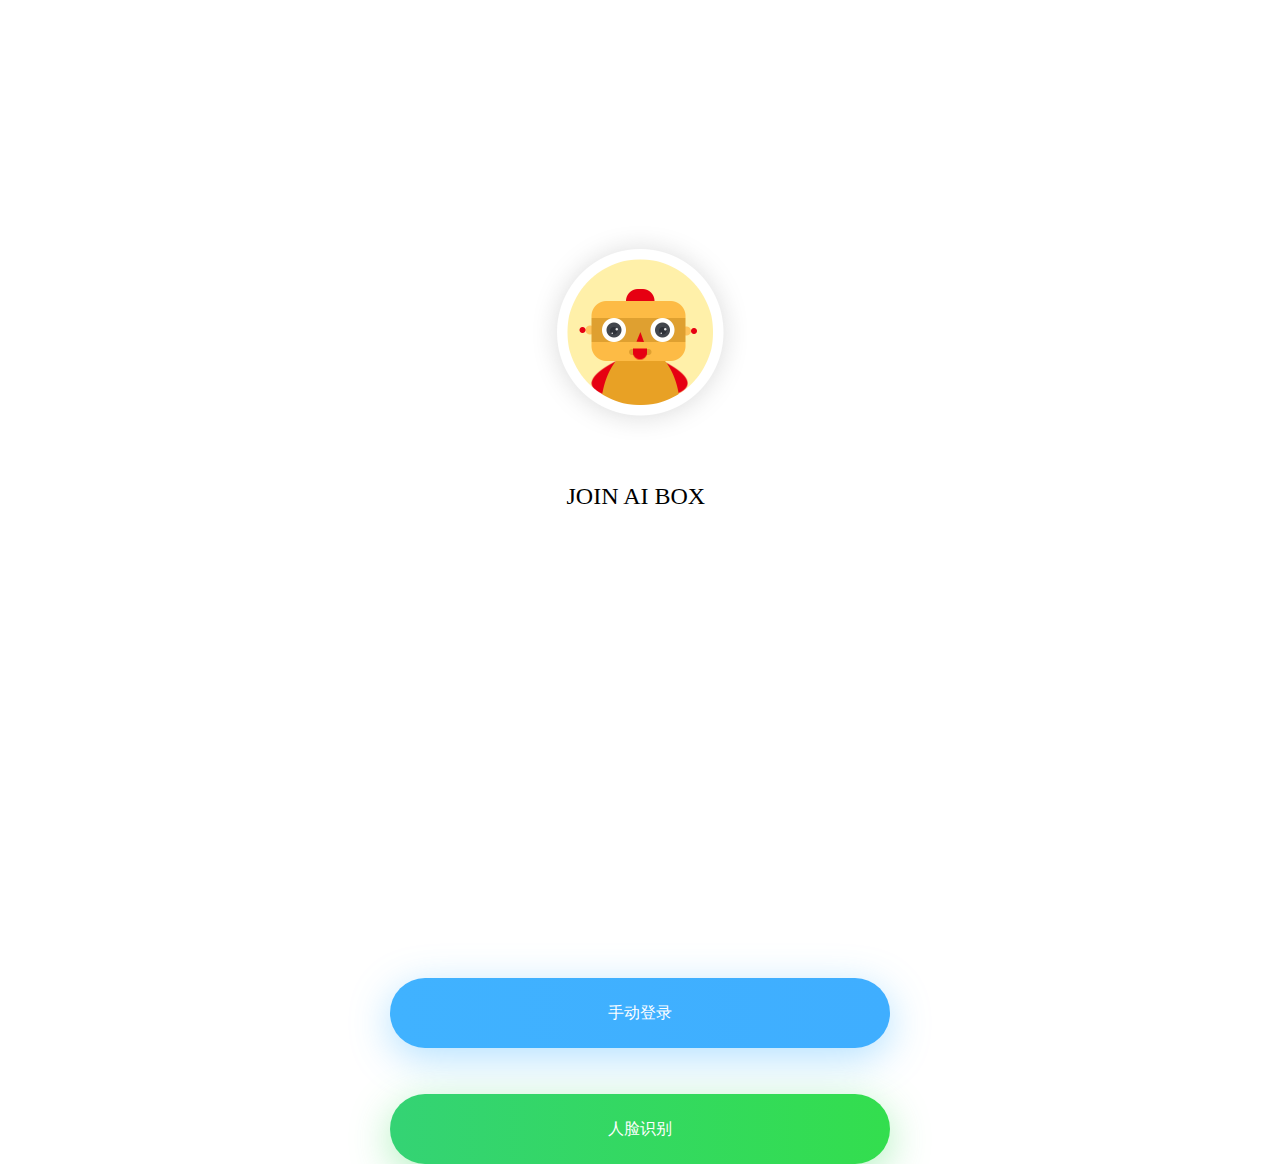
<file: index.html>
<!doctype html>
<html lang="en">
<head>
    <meta charset="UTF-8">
    <meta name="viewport"
          content="width=device-width, user-scalable=no, initial-scale=1.0, maximum-scale=1.0, minimum-scale=1.0">
    <meta http-equiv="X-UA-Compatible" content="ie=edge">
    <meta name="viewport" content="width=device-width">
    <title>Document</title>
    <link rel="stylesheet" href="css/index.css">
    <script src="js/rem.js"></script>
</head>
<body>
<!--图标-->
<img src="img/logo.png" alt="" class="logo">
<!--用户名-->
<span>JOIN AI BOX</span>
<!--手动登录-->
<button class="login">手动登录</button>
<!-人脸识别--->
<button class="face">人脸识别</button>
</body>
</html>
</file>
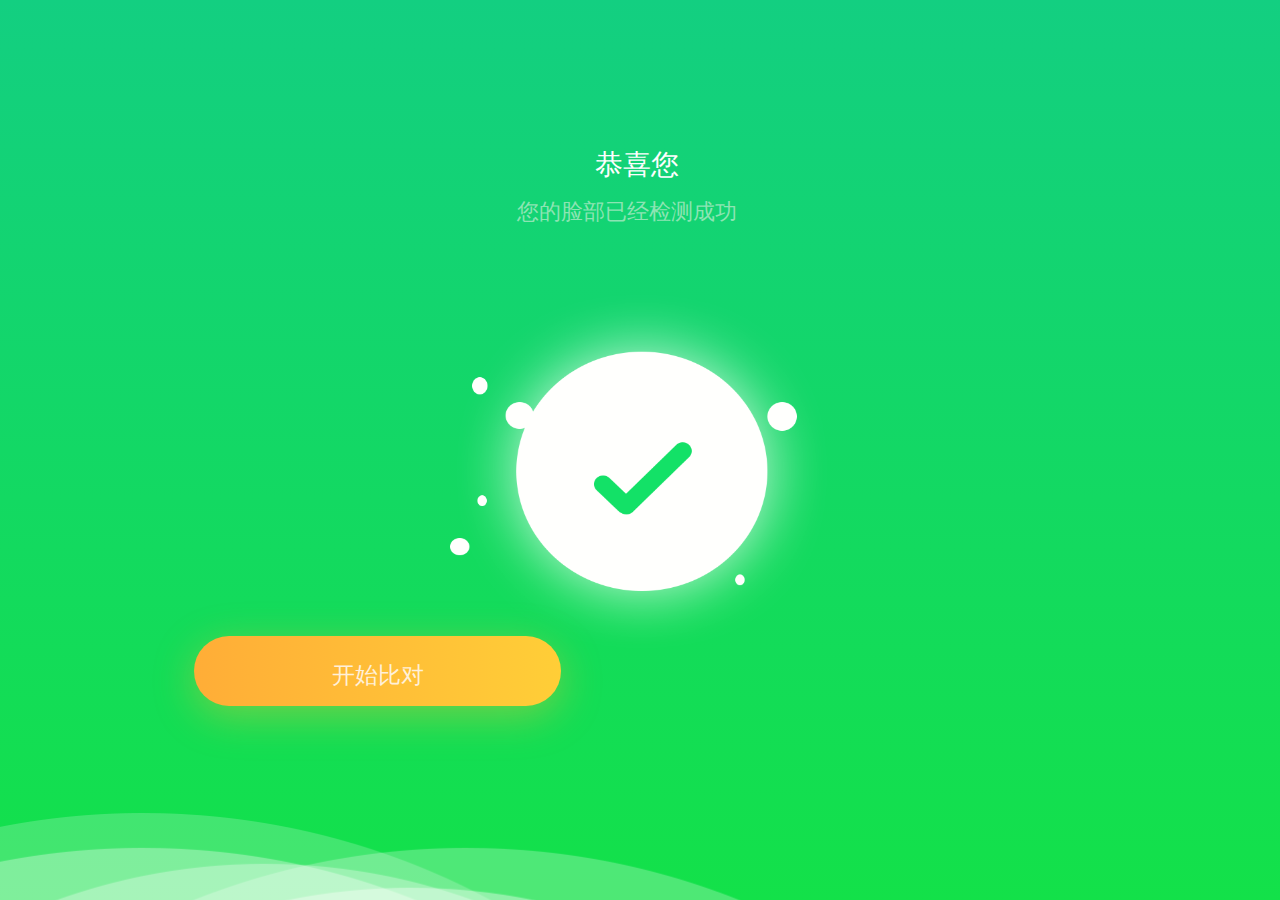
<file: congratulations.html>
<!doctype html>
<html lang="en">
<head>
    <meta charset="UTF-8">
    <meta name="viewport"
          content="width=device-width, user-scalable=no, initial-scale=1.0, maximum-scale=1.0, minimum-scale=1.0">
    <meta http-equiv="X-UA-Compatible" content="ie=edge">
    <meta name="viewport" content="width=device-width">
    <title>Document</title>
    <link rel="stylesheet" href="css/congratulations.css">
    <script src="js/rem.js"></script>
</head>
<body>
<!--背景-->
<div class="bg">
    <!--文字-->
    <span>恭喜您</span>
    <p>您的脸部已经检测成功</p>
    <img src="img/lvg.png" alt="" class="img1">
    <img src="img/yuyin1.png" alt="" class="img2">
    <a href="sorry.html"><button class="word"><span>开始比对</span></button></a>
</div>
</body>
</html>
</file>
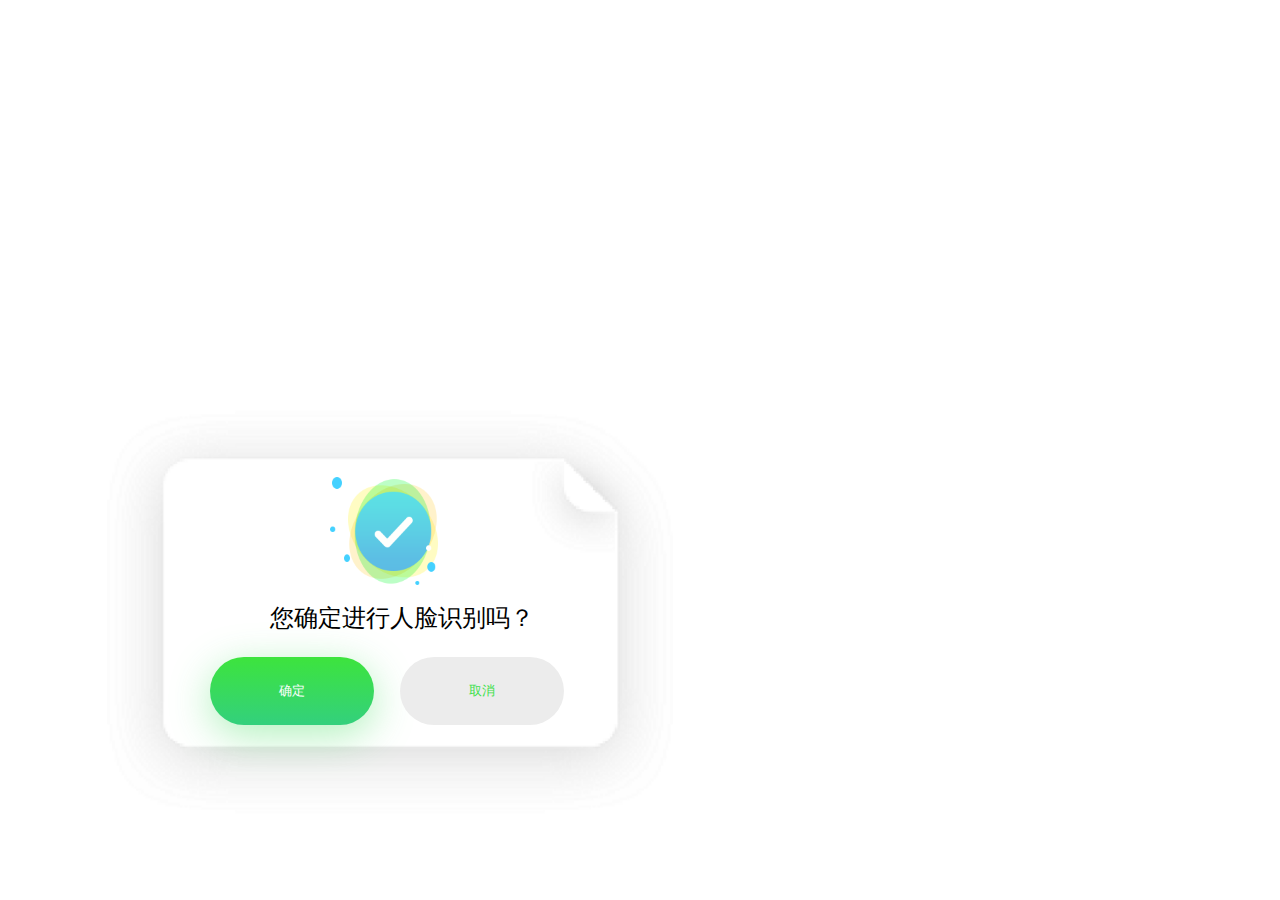
<file: determine.html>
<!doctype html>
<html lang="en">
<head>
    <meta charset="UTF-8">
    <meta http-equiv="X-UA-Compatible" content="ie=edge">
    <meta name="viewport" content="width=device-width">
    <title>Document</title>
    <link rel="stylesheet" href="css/determine.css">
    <script src="js/rem.js"></script>
</head>
<body>
<div class="bg1">
	<img src="img/xbg.png" alt=""class="xbg">
	<img src="img/duigou.png" alt="" class="check">
	<span>您确定进行人脸识别吗？</span>
	<a href="face1.html"><button class="button1">确定</button></a>
	<a href="index.html"><button class="button2">取消</button></a>
</div>
</body>
</html>
</file>
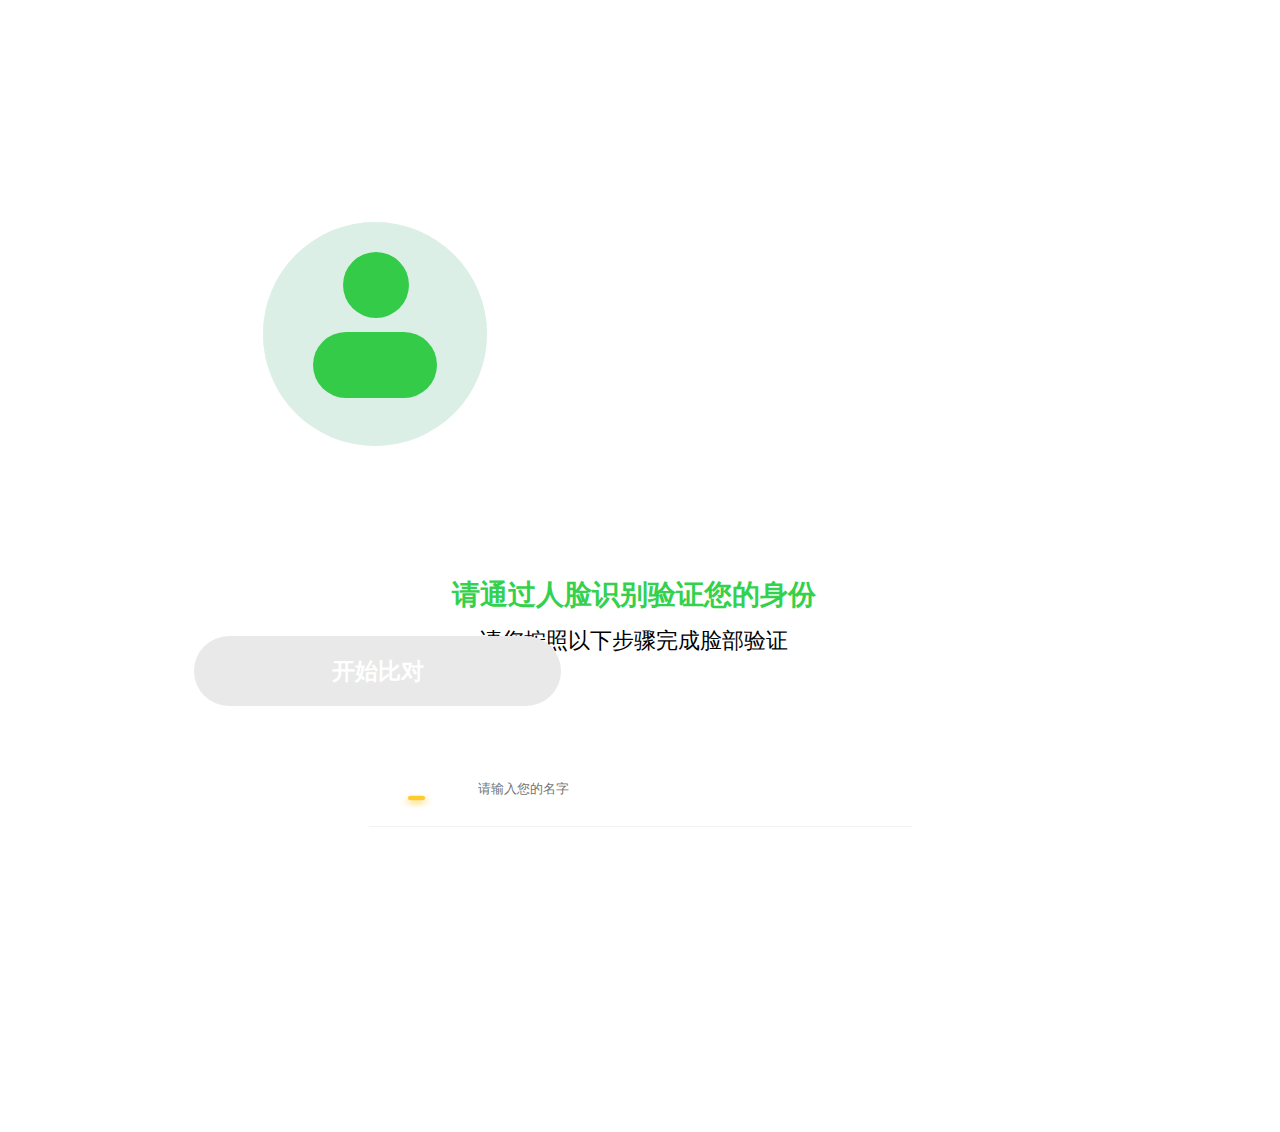
<file: face1.html>
<!doctype html>
<html lang="en">
<head>
    <meta charset="UTF-8">
    <meta name="viewport"
          content="width=device-width, user-scalable=no, initial-scale=1.0, maximum-scale=1.0, minimum-scale=1.0">
    <meta http-equiv="X-UA-Compatible" content="ie=edge">
    <meta name="viewport" content="width=device-width">
    <title>Document</title>
    <link rel="stylesheet" href="css/face1.css">
    <script src="js/rem.js"></script>
</head>
<body>
<!--背景-->
    <ul>
        <li class="circular">
            <div class="facee"></div>
            <div class="facee1"></div>
        </li>
        <li class="circular circular1"></li>
        <li class="circular circular2"></li>
    </ul>
    <!--文字-->
    <span>请通过人脸识别验证您的身份</span>
    <p>请您按照以下步骤完成脸部验证</p>
    <div class="input1">
        <div class="left"><img src="img/dian.png" alt=""></div>
        <input type="text" placeholder="请输入您的名字">
    </div>
    <a href="face2.html"><button class="word"><span>开始比对</span></button></a>
</div>
</body>
</html>
</file>
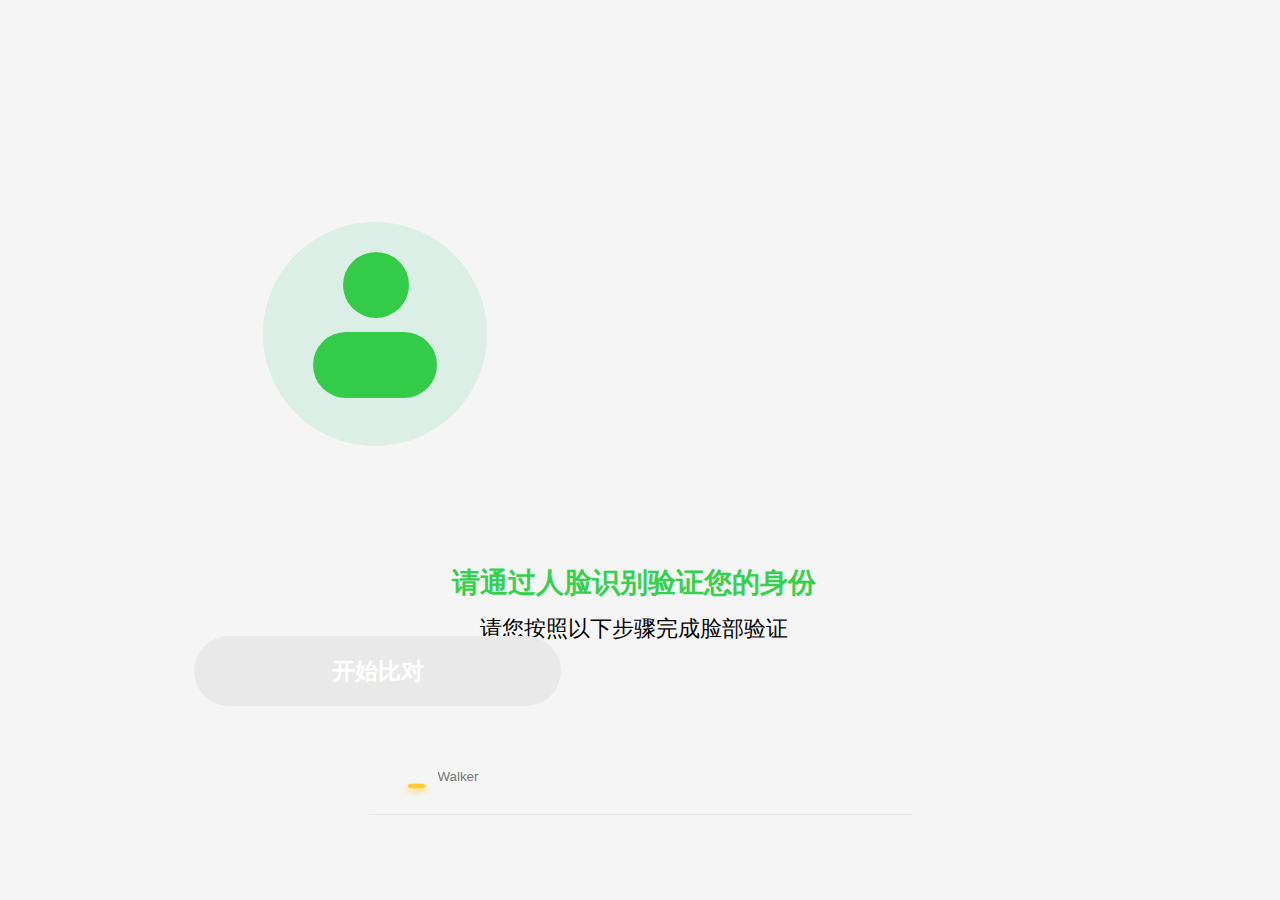
<file: face2.html>
<!doctype html>
<html lang="en">
<head>
    <meta charset="UTF-8">
    <meta name="viewport"
          content="width=device-width, user-scalable=no, initial-scale=1.0, maximum-scale=1.0, minimum-scale=1.0">
    <meta http-equiv="X-UA-Compatible" content="ie=edge">
    <meta name="viewport" content="width=device-width">
    <title>Document</title>
    <link rel="stylesheet" href="css/face2.css">
    <link rel="stylesheet" href="https://at.alicdn.com/t/font_777925_1izmyai3a35.css">
    <script src="js/rem.js"></script>
</head>
<body>
<!--背景-->
<div class="bg">
    <ul>
        <li class="circular">
            <div class="facee"></div>
            <div class="facee1"></div>
        </li>
        <li class="circular circular1"></li>
        <li class="circular circular2"></li>
    </ul>
    <!--文字-->
    <span>请通过人脸识别验证您的身份</span>
    <p>请您按照以下步骤完成脸部验证</p>
    <div class="input1">
        <div class="left"><img src="img/dian.png" alt=""></div>
        <input type="text" placeholder="Walker">
        <a href=""><i class="iconfont icon-guanbi1"></i></a>
    </div>
    <a href="face3.html"><button class="word"><span>开始比对</span></button></a>
</div>
</body>
</html>
</file>
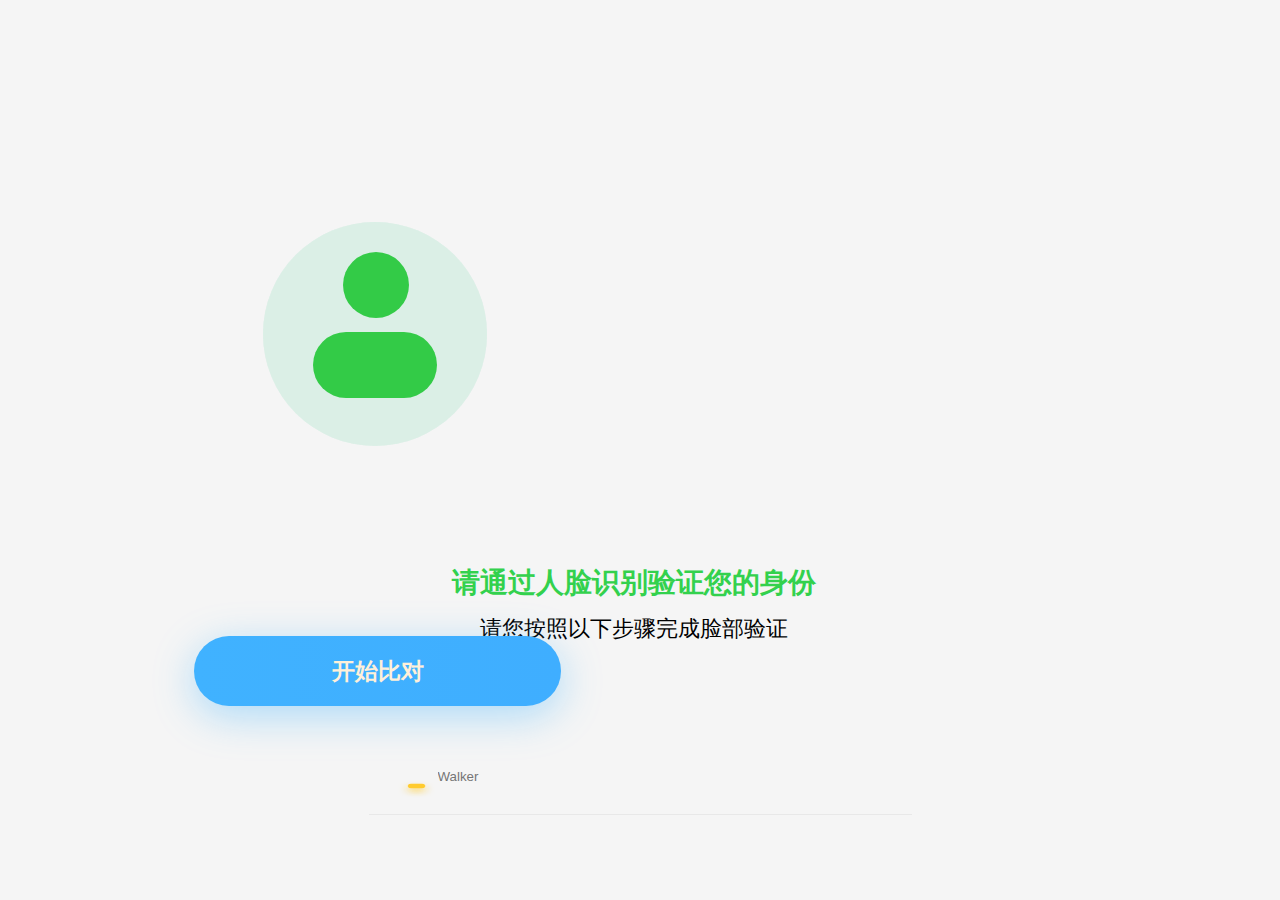
<file: face3.html>
<!doctype html>
<html lang="en">
<head>
    <meta charset="UTF-8">
    <meta name="viewport"
          content="width=device-width, user-scalable=no, initial-scale=1.0, maximum-scale=1.0, minimum-scale=1.0">
    <meta http-equiv="X-UA-Compatible" content="ie=edge">
    <meta name="viewport" content="width=device-width">
    <title>Document</title>
    <link rel="stylesheet" href="css/face3.css">
    <link rel="stylesheet" href="https://at.alicdn.com/t/font_777925_1izmyai3a35.css">
    <script src="js/rem.js"></script>
</head>
<body>
<!--背景-->
<div class="bg">
    <ul>
        <li class="circular">
            <div class="facee"></div>
            <div class="facee1"></div>
        </li>
        <li class="circular circular1"></li>
        <li class="circular circular2"></li>
    </ul>
    <!--文字-->
    <span>请通过人脸识别验证您的身份</span>
    <p>请您按照以下步骤完成脸部验证</p>
    <div class="input1">
        <div class="left"><img src="img/dian.png" alt=""></div>
        <input type="text" placeholder="Walker">
        <a href=""><i class="iconfont icon-guanbi1"></i></a>
    </div>
    <a href="face4.html"><button class="word"><span>开始比对</span></button></a>
</div>
</body>
</html>
</file>
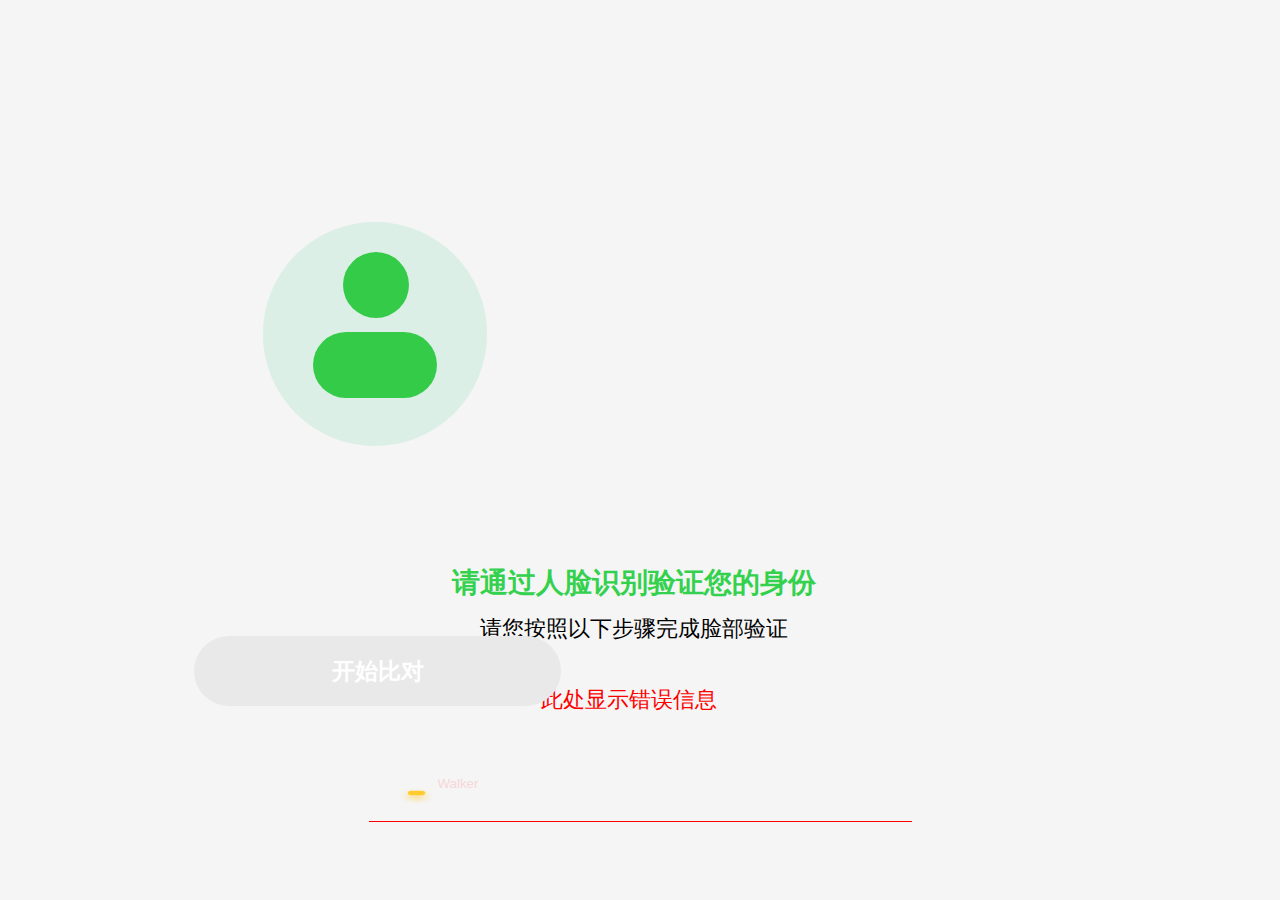
<file: face4.html>
<!doctype html>
<html lang="en">
<head>
    <meta charset="UTF-8">
    <meta name="viewport"
          content="width=device-width, user-scalable=no, initial-scale=1.0, maximum-scale=1.0, minimum-scale=1.0">
    <meta http-equiv="X-UA-Compatible" content="ie=edge">
    <meta name="viewport" content="width=device-width">
    <title>Document</title>
    <link rel="stylesheet" href="css/face4.css">
    <link rel="stylesheet" href="https://at.alicdn.com/t/font_777925_a3w7fghdys6.css">
    <script src="js/rem.js"></script>
</head>
<body>
<!--背景-->
<div class="bg">
    <ul>
        <li class="circular">
            <div class="facee"></div>
            <div class="facee1"></div>
        </li>
        <li class="circular circular1"></li>
        <li class="circular circular2"></li>
    </ul>
    <!--文字-->
    <span>请通过人脸识别验证您的身份</span>
    <p>请您按照以下步骤完成脸部验证</p>
    <div class="tips">
        <i class="iconfont icon-gantanhao"></i>
        <p>此处显示错误信息</p>
    </div>
    <div class="input1">
        <div class="left"><img src="img/dian.png" alt=""></div>
        <input type="text" placeholder="Walker">
        <a href=""><i class="iconfont icon-guanbi1"></i></a>
    </div>
    <a href="voice.html"><button class="word"><span>开始比对</span></button></a>
</div>
</body>
</html>
</file>
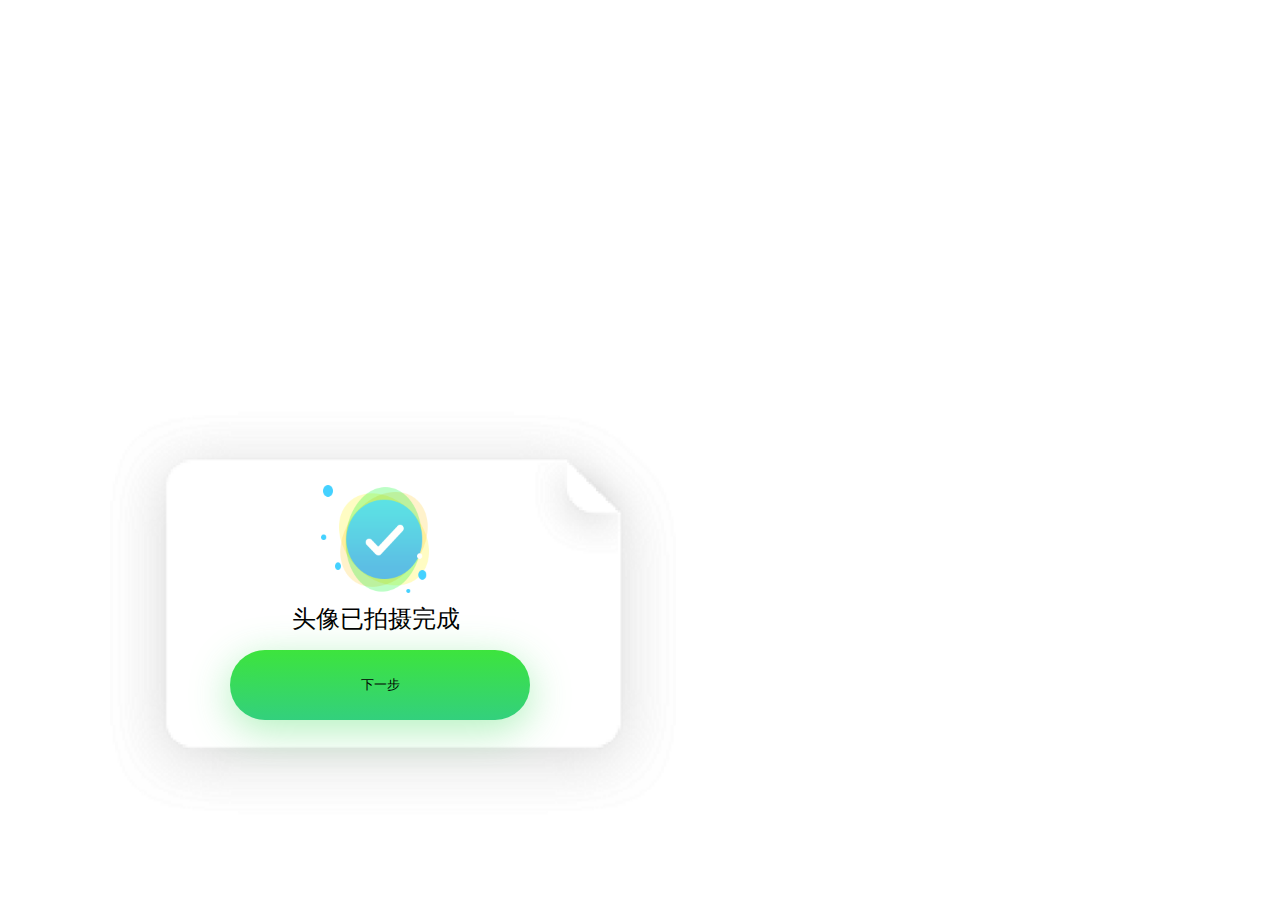
<file: next.html>
<!doctype html>
<html lang="en">
<head>
    <meta charset="UTF-8">
    <meta http-equiv="X-UA-Compatible" content="ie=edge">
    <meta name="viewport" content="width=device-width">
    <title>Document</title>
    <link rel="stylesheet" href="css/next.css">
    <script src="js/rem.js"></script>
</head>
<body>
<img src="img/xbg.png" alt=""class="xbg">
<img src="img/duigou.png" alt="" class="check">
<span>头像已拍摄完成</span>
<a href="congratulations.html"><button>下一步</button></a>
</body>
</html>
</file>
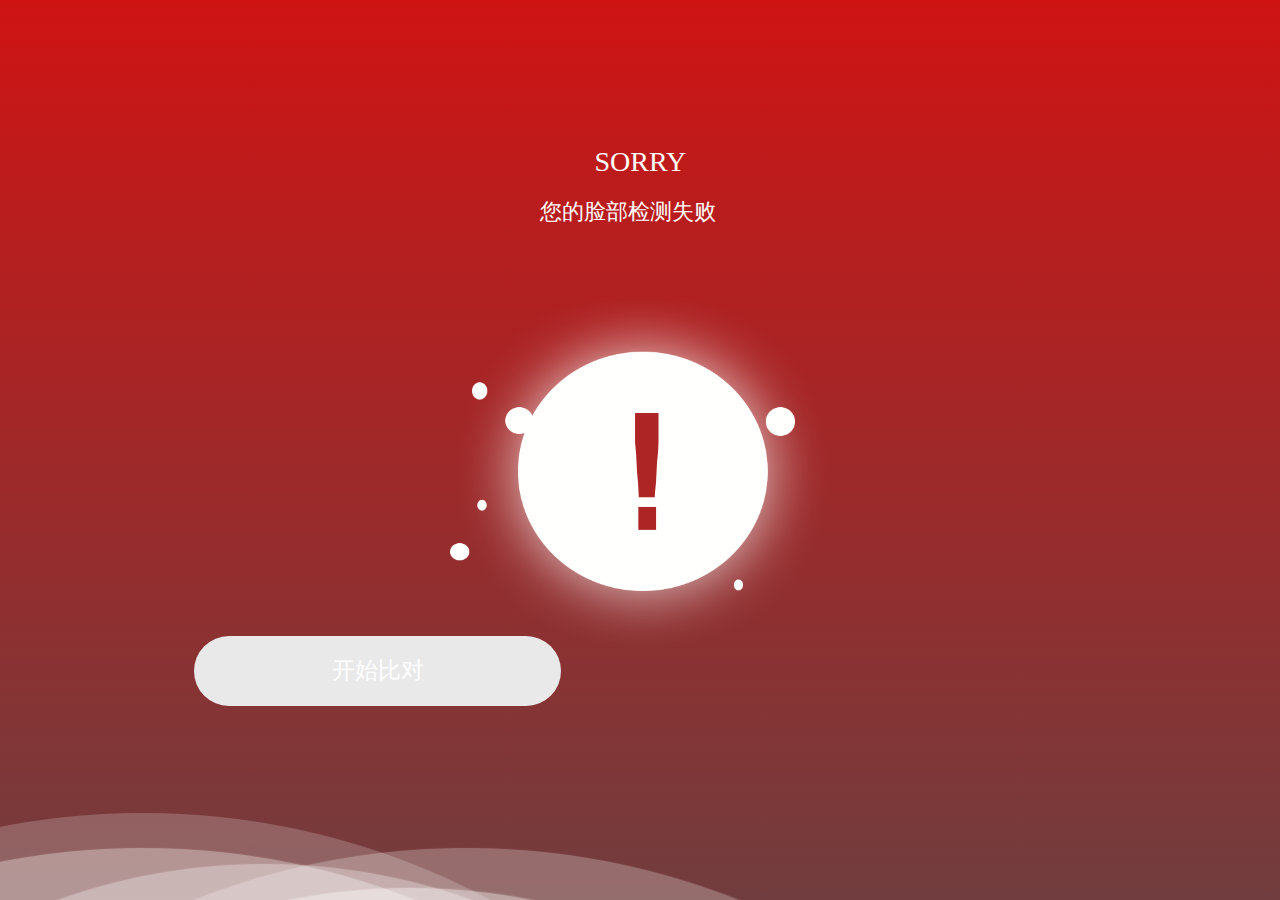
<file: sorry.html>
<!doctype html>
<html lang="en">
<head>
    <meta charset="UTF-8">
    <meta name="viewport"
          content="width=device-width, user-scalable=no, initial-scale=1.0, maximum-scale=1.0, minimum-scale=1.0">
    <meta http-equiv="X-UA-Compatible" content="ie=edge">
    <meta name="viewport" content="width=device-width">
    <title>Document</title>
    <link rel="stylesheet" href="css/sorry.css">
    <script src="js/rem.js"></script>
</head>
<body>
<!--背景-->
<div class="bg">
    <!--文字-->
    <span>SORRY</span>
    <p>您的脸部检测失败</p>
    <img src="img/lvr.png" alt="" class="img1">
    <img src="img/yuyin1.png" alt="" class="img2">
    <button class="word"><span>开始比对</span></button>
</div>
</body>
</html>
</file>
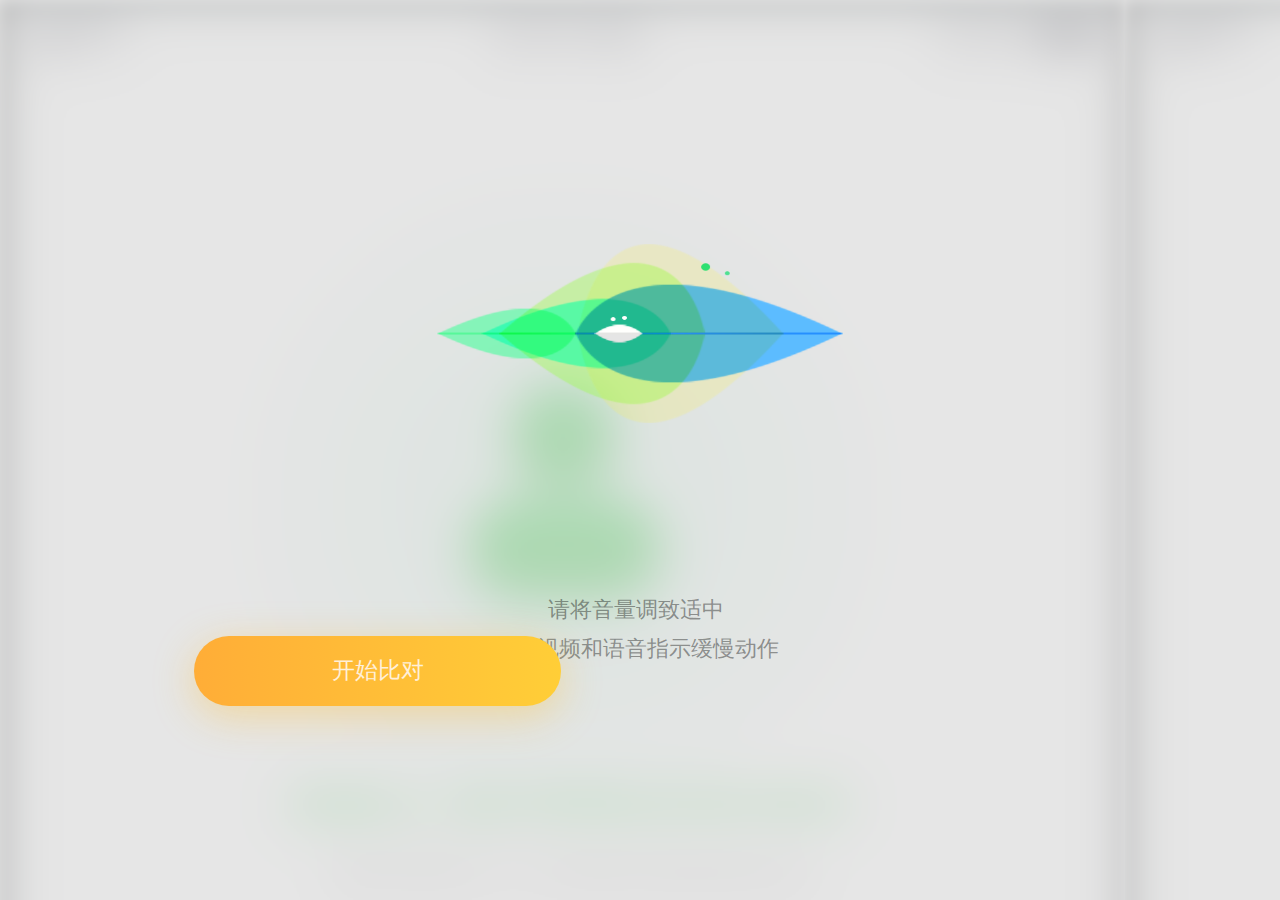
<file: voice.html>
<!doctype html>
<html lang="en">
<head>
    <meta charset="UTF-8">
    <meta name="viewport"
          content="width=device-width, user-scalable=no, initial-scale=1.0, maximum-scale=1.0, minimum-scale=1.0">
    <meta http-equiv="X-UA-Compatible" content="ie=edge">
    <meta name="viewport" content="width=device-width">
    <title>Document</title>
    <link rel="stylesheet" href="css/voice.css">
    <script src="js/rem.js"></script>
</head>
<body>
<!--背景-->
<div class="bg">
    <img src="img/voice.png" alt="" class="img1">
    <!--文字-->
    <span>请将音量调致适中</span>
    <p>跟随视频和语音指示缓慢动作</p>
    <a href="distinguish1.html"><button class="word"><span>开始比对</span></button></a>
</div>
</body>
</html>
</file>
<file: css/index.css>
@import url(base.css);
.logo{
    width: 2.22rem;
    height: 2.22rem;
    margin: 2.22rem auto 0;
    display: block;
}
.logo img{
    width: 2.22rem;
    height: 2.22rem;
}
button{
    color: white;
    font-size: .16rem;
    line-height: .7rem;
}
span{
    width: 1.47rem;
    height: .24rem;
    line-height: .24rem;
    font-size: .24rem;
    display: block;
    margin: .4rem auto 0;
}
.login{
    display: block;
    width: 5rem;
    height: .7rem;
    border: none;
    border-radius: .35rem;
    margin: 4.7rem auto 0;
    background-image: -webkit-linear-gradient(left,#40b2ff,#3faeff);
    box-shadow:0px 10px 40px 0px rgba(64,179,255,0.4);
 }
.face{
    display: block;
    width: 5rem;
    height: .7rem;
    border: none;
    border-radius: .35rem;
    margin: .46rem auto 0;
    background-image: -webkit-linear-gradient(left,#34d374,#33de4e);
    box-shadow:0px 10px 40px 0px rgba(57,219,90,0.4);
}
a{
    text-decoration: none;
}
</file>
<file: css/congratulations.css>
@import url(base.css);
.bg{
    background-image: -webkit-linear-gradient(bottom,#13e149,#13cf81);
    overflow: hidden;
}
span{
    display: block;
    width: .91rem;
    height: .28rem;
    font-size: .28rem;
    color: #fefefe;
    margin:1.46rem auto .23rem;
}
p{
    width: 2.47rem;
    height: .22rem;
    font-size: .22rem;
    color: #8CE4B3;
    margin:0 auto;
}
.img1{
    width: 3.81rem;
    height: 3.6rem;
    display: block;
    margin:.72rem auto 1.6rem;
}
.img2 {
    width: 7.5rem;
    height: 5.2rem;
    display: block;
}
.word{
    width: 3.67rem;
    height: .7rem;
    background-image: -webkit-linear-gradient(left,#ffad37,#ffce37);
    border-radius: .35rem;
    border: none;
    box-shadow:0px 10px 40px 0px rgba(255,192,55,0.4);
    position: absolute;
    bottom:1.94rem;
    left:1.94rem;
}
.word span{
    display: block;
    width: 1rem;
    height: .23rem;
    margin: 0 auto;
    font-size: .23rem;
    color:#fff0d9;
}
</file>
<file: css/determine.css>
@import url(base.css);

.xbg{
    width: 5.8rem;
    height: 4.1rem;
}
.bg1{
    width: 5.8rem;
    height: 4.1rem;
    margin: 4.07rem 0 0 1rem;
    position: relative;
}
.check{
    width: 1.08rem;
    height: 1.08rem;
    display: block;
    position: absolute;
    left: 2.3rem;
    top: .7rem;
}
span{
    display: block;
    width: 2.8rem;
    height: .24rem;
    font-size: .24rem;
    color: #000000;
    position: absolute;
    left: 1.7rem;
    top: 1.95rem;
}
.button1{
    width: 1.64rem;
    height: .68rem;
    border-radius: .35rem;
    border: none;
    color: #fff;
    background-image:-webkit-linear-gradient(bottom,#33d07d,#3de43d);
    box-shadow:0px 10px 40px 0px  rgba(57,219,88,0.4);
    position: absolute;
    left: 1.1rem;
    top: 2.5rem;
}
.button2{
    width: 1.64rem;
    height: .68rem;
    border-radius: .35rem;
    border: none;
    color: #3be04a;
    background:#ececec;
    position: absolute;
    left: 3rem;
    top: 2.5rem;
}
</file>
<file: css/face1.css>
@import url(base.css);
.bg{
    background:#f5f5f5 ;
    overflow: hidden;
}
span{
    display: block;
    width: 3.77rem;
    height: .28rem;
    font-size: .28rem;
    font-weight: bold;
    color: #33d14d;
    margin:0 auto .22rem;
}
p{
    width: 3.2rem;
    height: .22rem;
    font-size: .22rem;
    color: #000000;
    margin:0 auto 1.33rem;
}
.input1{
    width: 5.43rem;
    height: .45rem;
    margin:0 auto 3.05rem;
    border-bottom:1px solid rgba(0,0,0,.05) ;
}
.input1 .left{
    display: inline-block;
    width: .80rem;
    height: 100%;
    float: left;
    padding: .11rem 0 .16rem .29rem;
}
.input1 .left img{
    display: block;
    width: .37rem;
    height: .18rem;
}
.input1 input{
    display: inline-block;
    float: left;
    padding-bottom: .19rem;
    border: none;
    background-color: transparent;
}
.word{
    width: 3.67rem;
    height: .7rem;
    background:#e9e9e9;
    border-radius: .35rem;
    border: none;
    position: absolute;
    bottom:1.94rem;
    left:1.94rem;
}
.word span{
    display: block;
    width: 1rem;
    height: .23rem;
    margin: -0.15rem auto;
    font-size: .23rem;
    color:#fff;
}
</file>
<file: css/face2.css>
@import url(base.css);
.bg{
    background:#f5f5f5 ;
    overflow: hidden;
}
span{
    display: block;
    width: 3.77rem;
    height: .28rem;
    font-size: .28rem;
    font-weight: bold;
    color: #33d14d;
    margin:-0.12rem auto .22rem;
}
p{
    width: 3.2rem;
    height: .22rem;
    font-size: .22rem;
    color: #000000;
    margin:0 auto 1.33rem;
}
.input1{
    width: 5.43rem;
    height: .45rem;
    margin:0 auto 3.05rem;
    border-bottom:1px solid rgba(0,0,0,.05) ;
    position: relative;
}
.input1 .left{
    display: inline-block;
    width: .40rem;
    height: 100%;
    float: left;
    padding: .11rem 0 .16rem .29rem;
}
.input1 .left img{
    display: block;
    width: .37rem;
    height: .18rem;
}
.input1 input{
    width: 4.15rem;
    display: inline-block;
    float: left;
    padding-bottom: .19rem;
    border: none;
    background-color: transparent;
}
.input1 a i {
    width: .15rem;
    height: .15rem;
    position: absolute;
    color: #000000;
    font-size: 3px;
    display: inline-block;
    float: right;
}
.word{
    width: 3.67rem;
    height: .7rem;
    background:#e9e9e9;
    border-radius: .35rem;
    border: none;
    position: absolute;
    bottom:1.94rem;
    left:1.94rem;
}
.word span{
    display: block;
    width: 1rem;
    height: .23rem;
    margin: -0.15rem auto;
    font-size: .23rem;
    color:#fff;
}
</file>
<file: css/face3.css>
@import url(base.css);
.bg{
    background:#f5f5f5 ;
    overflow: hidden;
}
.img1{
     width: 4.08rem;
     height: 4.08rem;
     display: block;
     margin:1.29rem auto 0;
 }
span{
    display: block;
    width: 3.77rem;
    height: .28rem;
    font-size: .28rem;
    font-weight: bold;
    color: #33d14d;
    margin:-0.12rem auto .22rem;
}
p{
    width: 3.2rem;
    height: .22rem;
    font-size: .22rem;
    color: #000000;
    margin:0 auto 1.33rem;
}
.input1{
    width: 5.43rem;
    height: .45rem;
    margin:0 auto 3.05rem;
    border-bottom:1px solid rgba(0,0,0,.05) ;
    position: relative;
}
.input1 .left{
    display: inline-block;
    width: .40rem;
    height: 100%;
    float: left;
    padding: .11rem 0 .16rem .29rem;
}
.input1 .left img{
    display: block;
    width: .37rem;
    height: .18rem;
}
.input1 input{
    width: 4.15rem;
    display: inline-block;
    float: left;
    padding-bottom: .19rem;
    border: none;
    background-color: transparent;
}
.input1 a i {
    width: .15rem;
    height: .15rem;
    position: absolute;
    color: #000000;
    font-size: 3px;
    display: inline-block;
    float: right;
}
.word{
    width: 3.67rem;
    height: .7rem;
    background-image: -webkit-linear-gradient(left,#40b2ff,#3faeff);
    border-radius: .35rem;
    border: none;
    box-shadow:0px 10px 40px 0px rgba(64,179,255,0.4);
    position: absolute;
    bottom:1.94rem;
    left:1.94rem;
}
.word span{
    display: block;
    width: 1rem;
    height: .23rem;
    margin: -0.15rem auto;
    font-size: .23rem;
    color:#fff0d9;
}
</file>
<file: css/face4.css>
@import url(base.css);
.bg{
    background:#f5f5f5 ;
    overflow: hidden;
}
.img1{
     width: 4.08rem;
     height: 4.08rem;
     display: block;
     margin:1.29rem auto 0;
 }
span{
    display: block;
    width: 3.77rem;
    height: .28rem;
    font-size: .28rem;
    font-weight: bold;
    color: #33d14d;
    margin:-0.12rem auto .22rem;
}
p{
    width: 3.2rem;
    height: .22rem;
    font-size: .22rem;
    color: #000000;
    margin:0 auto;
}
.input1{
    width: 5.43rem;
    height: .45rem;
    margin:0 auto 3.05rem;
    border-bottom:1px solid red;
    position: relative;
}
.input1 .left{
    display: inline-block;
    width: .40rem;
    height: 100%;
    float: left;
    padding: .11rem 0 .16rem .29rem;
}
.input1 .left img{
    display: block;
    width: .37rem;
    height: .18rem;
}
.input1 input{
    width: 4.15rem;
    display: inline-block;
    float: left;
    padding-bottom: .19rem;
    border: none;
    background-color: transparent;
}
.input1 a i {
    width: .15rem;
    height: .15rem;
    position: absolute;
    color: #000000;
    font-size: 3px;
    display: inline-block;
    float: right;
}
.word{
    width: 3.67rem;
    height: .7rem;
    background:#e9e9e9;
    border-radius: .35rem;
    border: none;
    position: absolute;
    bottom:1.94rem;
    left:1.94rem;
}
.word span{
    display: block;
    width: 1rem;
    height: .23rem;
    margin: -0.15rem auto;
    font-size: .23rem;
    color:#fff;
}
input::-webkit-input-placeholder {
    color: #f7d6db;
}
.tips{
    width: 2.38rem;
    height: .26rem;
    margin: .49rem auto .65rem;
    display: flex;
    flex-direction: row;
    font-size: .26rem;
    color: red;
}
.tips p{
    padding-left: .2rem;
    color: red;
}
</file>
<file: css/next.css>
@import url(base.css);

.xbg{
    width: 5.8rem;
    height: 4.1rem;
    margin: 4.08rem 0 0 1.03rem;
}
.check{
    width: 1.08rem;
    height: 1.08rem;
    display: block;
    position: absolute;
    left: 3.21rem;
    top: 4.85rem;
}
span{
    display: block;
    width: 1.75rem;
    height: .24rem;
    font-size: .24rem;
    color: #000000;
    position: absolute;
    left: 2.92rem;
    top: 6.03rem;
}
button{
    width: 3rem;
    height: .7rem;
    border-radius: .35rem;
    border: none;
    background-image:-webkit-linear-gradient(bottom,#33d07d,#3de43d);
    box-shadow:0px 10px 40px 0px rgba(57,219,88,0.4);
    position: absolute;
    left: 2.3rem;
    top: 6.5rem;
}
</file>
<file: css/sorry.css>
@import url(base.css);
.bg{
    background-image: -webkit-linear-gradient(bottom,#713d3e,#cf1313);
    overflow: hidden;
}
span{
    display: block;
    width: .91rem;
    height: .28rem;
    font-size: .28rem;
    color: #fefefe;
    margin:1.46rem auto .23rem;
}
p{
    width: 2rem;
    height: .22rem;
    font-size: .22rem;
    color: #fefefe;
    margin:0 auto;
}
.img1{
    width: 3.81rem;
    height: 3.6rem;
    display: block;
    margin:.72rem auto 1.6rem;
}
.img2 {
    width: 7.5rem;
    height: 5.2rem;
    display: block;
}
.word{
    width: 3.67rem;
    height: .7rem;
    background:#e9e9e9;
    border-radius: .35rem;
    border: none;
    position: absolute;
    bottom:1.94rem;
    left:1.94rem;
}
.word span{
    display: block;
    width: 1rem;
    height: .23rem;
    margin: 0 auto .1rem;
    font-size: .23rem;
    color:#fff;
}
</file>
<file: css/voice.css>
@import url(base.css);
.bg{
    background:url("../img/bg.png");
    overflow: hidden;
}
.img1{
     width: 4.06rem;
     height: 1.79rem;
     display: block;
     margin:2.44rem auto 1.72rem;
 }
span{
    display: block;
    width: 1.84rem;
    height: .22rem;
    font-size: .22rem;
    color: rgba(0,0,0,.4);
    margin:1.48rem auto .17rem;
}
p{
    width: 2.95rem;
    height: .22rem;
    font-size: .22rem;
    color: rgba(0,0,0,.4);
    margin:0 auto 4.38rem;
}

.img2 {
    width: 7.5rem;
    height: 5.2rem;
    display: block;
}
.word{
    width: 3.67rem;
    height: .7rem;
    background-image: -webkit-linear-gradient(left,#ffad37,#ffce37);
    border-radius: .35rem;
    border: none;
    box-shadow:0px 10px 40px 0px  rgba(255,192,55,0.4);
    position: absolute;
    bottom:1.94rem;
    left:1.94rem;
}
.word span{
    display: block;
    width: 1rem;
    height: .23rem;
    margin: 0 auto .1rem;
    font-size: .23rem;
    color:#fff0d9;
}
</file>
